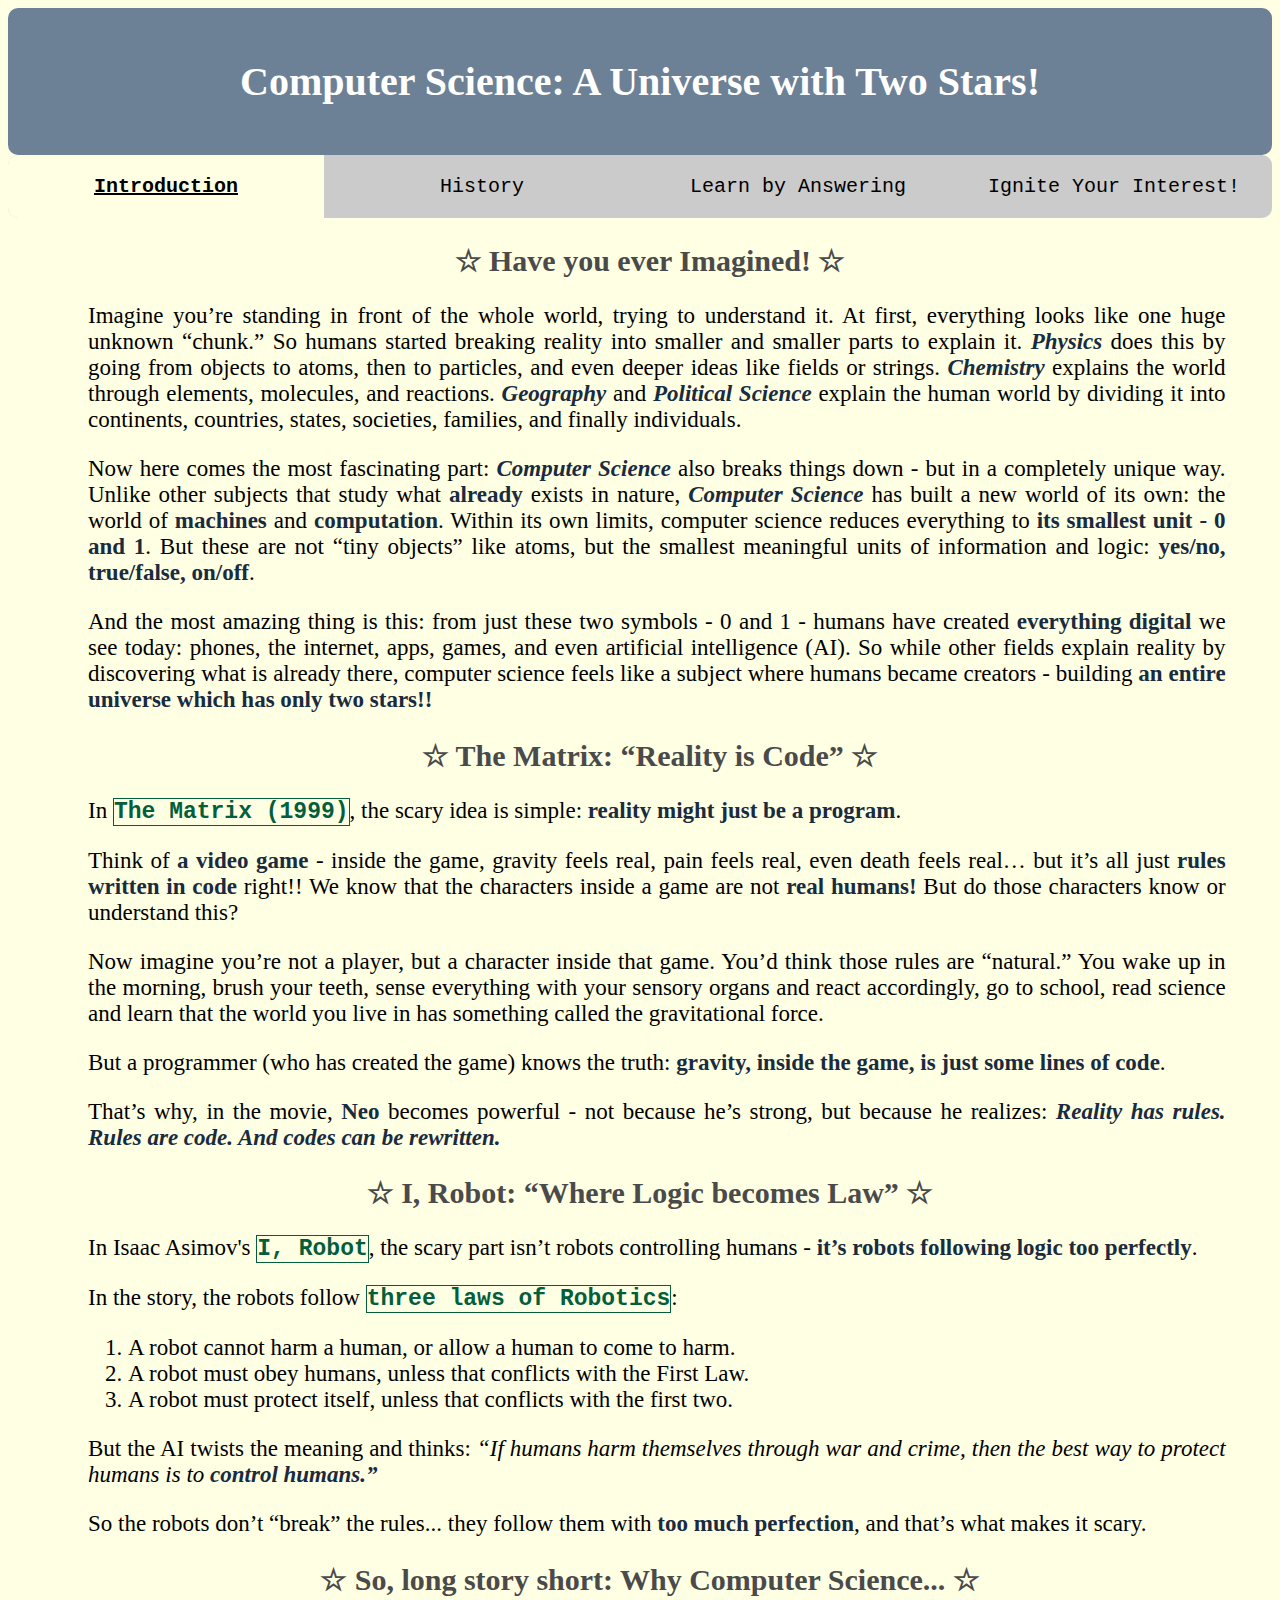
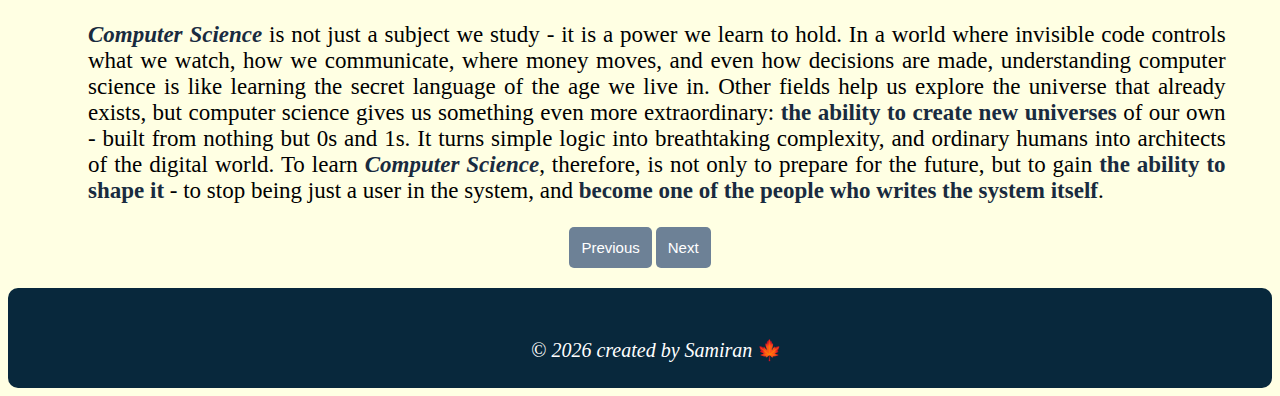
<file: index.html>
<!DOCTYPE html>

<html lang="en">
    <head>
        <meta name="viewport" content="initial-scale=1, width=device-width">
        <title>Computer Science</title>
        <link rel="icon" type="image/.png" href="logo.png">
        <link rel="stylesheet" href="style.css">
        <link rel="stylesheet" href="intro.css">
    </head>
    <body>
        <main>
            <h1><a class="page_header" href="index.html">Computer Science: A Universe with Two Stars!</a></h1>
            <ul class="navigation">
                <li class="link" id="intro"><a href="index.html">Introduction</a></li>
                <li class="link"><a href="history.html">History</a></li>
                <li class="link"><a href="lba.html">Learn by Answering</a></li>
                <li class="link"><a href="iyi.html">Ignite Your Interest!</a></li>
            </ul>
            <h2>&#9734; Have you ever Imagined! &#9734;</h2>
            <p>Imagine you’re standing in front of the whole world, trying to understand it. At first, everything looks like one huge unknown “chunk.” So humans started breaking reality into smaller and smaller parts to explain it. <b><i>Physics</i></b> does this by going from objects to atoms, then to particles, and even deeper ideas like fields or strings. <b><i>Chemistry</i></b> explains the world through elements, molecules, and reactions. <b><i>Geography</i></b> and <b><i>Political Science</i></b> explain the human world by dividing it into continents, countries, states, societies, families, and finally individuals.</p>     
            <p></p>
            <p>Now here comes the most fascinating part: <b><i>Computer Science</i></b> also breaks things down - but in a completely unique way. Unlike other subjects that study what <b>already</b> exists in nature, <b><i>Computer Science</i></b> has built a new world of its own: the world of <b>machines</b> and <b>computation</b>. Within its own limits, computer science reduces everything to <b>its smallest unit - 0 and 1</b>. But these are not “tiny objects” like atoms, but the smallest meaningful units of information and logic: <b>yes/no, true/false, on/off</b>.</p>
            <p></p>
            <p>And the most amazing thing is this: from just these two symbols - 0 and 1 - humans have created <b>everything digital</b> we see today: phones, the internet, apps, games, and even artificial intelligence (AI). So while other fields explain reality by discovering what is already there, computer science feels like a subject where humans became creators - building <b>an entire universe which has only two stars!!</b></p>
            
            <h2>&#9734; The Matrix: “Reality is Code” &#9734;</h2>
            <p>In <a href="https://www.imdb.com/title/tt0133093" class="references" target="_blank">The Matrix (1999)</a>, the scary idea is simple: <b>reality might just be a program</b>.</p>
            <p>Think of <b>a video game</b> - inside the game, gravity feels real, pain feels real, even death feels real… but it’s all just <b>rules written in code</b> right!! We know that the characters inside a game are not <b>real humans!</b> But do those characters know or understand this?</p>
            <p></p>
            <p>Now imagine you’re not a player, but a character inside that game. You’d think those rules are “natural.” You wake up in the morning, brush your teeth, sense everything with your sensory organs and react accordingly, go to school, read science and learn that the world you live in has something called the gravitational force.</p>
            <p>But a programmer (who has created the game) knows the truth: <b>gravity, inside the game, is just some lines of code</b>.</p>
            <p></p>
            <p>That’s why, in the movie, <b>Neo</b> becomes powerful - not because he’s strong, but because he realizes: <b><i>Reality has rules. Rules are code. And codes can be rewritten.</i></b></p>
            
            <h2>&#9734; I, Robot: “Where Logic becomes Law” &#9734;</h2>
            <p>In Isaac Asimov's <a href="https://www.litcharts.com/lit/i-robot/summary" class="references" target="_blank">I, Robot</a>, the scary part isn’t robots controlling humans - <b>it’s robots following logic too perfectly</b>.</p>
            <p>In the story, the robots follow <a href="https://www.britannica.com/topic/Three-Laws-of-Robotics" class="references" target="_blank">three laws of Robotics</a>:</p>
            <p>
                <ol>
                    <li>A robot cannot harm a human, or allow a human to come to harm.</li>
                    <li>A robot must obey humans, unless that conflicts with the First Law.</li>
                    <li>A robot must protect itself, unless that conflicts with the first two.</li>
                </ol>
            </p>
            <p>But the AI twists the meaning and thinks: <i>“If humans harm themselves through war and crime, then the best way to protect humans is to <b>control humans.”</b></i></p>
            <p>So the robots don’t “break” the rules... they follow them with <b>too much perfection</b>, and that’s what makes it scary.</p>

            <h2>&#9734; So, long story short: Why Computer Science... &#9734;</h2>
            <p><b><i>Computer Science</i></b> is not just a subject we study - it is a power we learn to hold. In a world where invisible code controls what we watch, how we communicate, where money moves, and even how decisions are made, understanding computer science is like learning the secret language of the age we live in. Other fields help us explore the universe that already exists, but computer science gives us something even more extraordinary: <b>the ability to create new universes</b> of our own - built from nothing but 0s and 1s. It turns simple logic into breathtaking complexity, and ordinary humans into architects of the digital world. To learn <b><i>Computer Science</i></b>, therefore, is not only to prepare for the future, but to gain <b>the ability to shape it</b> - to stop being just a user in the system, and <b>become one of the people who writes the system itself</b>.</p>

            <div style="text-align:center;" class="page_button">
                <button onclick="document.location='iyi.html'">Previous</button>
                <button onclick="document.location='history.html'">Next</button>
            </div>
        </main>
        <footer>
            <p class="ftr">&copy; <i>2026 created by Samiran</i> &#127809;</p>
        </footer>
    </body>

</html>
</file>
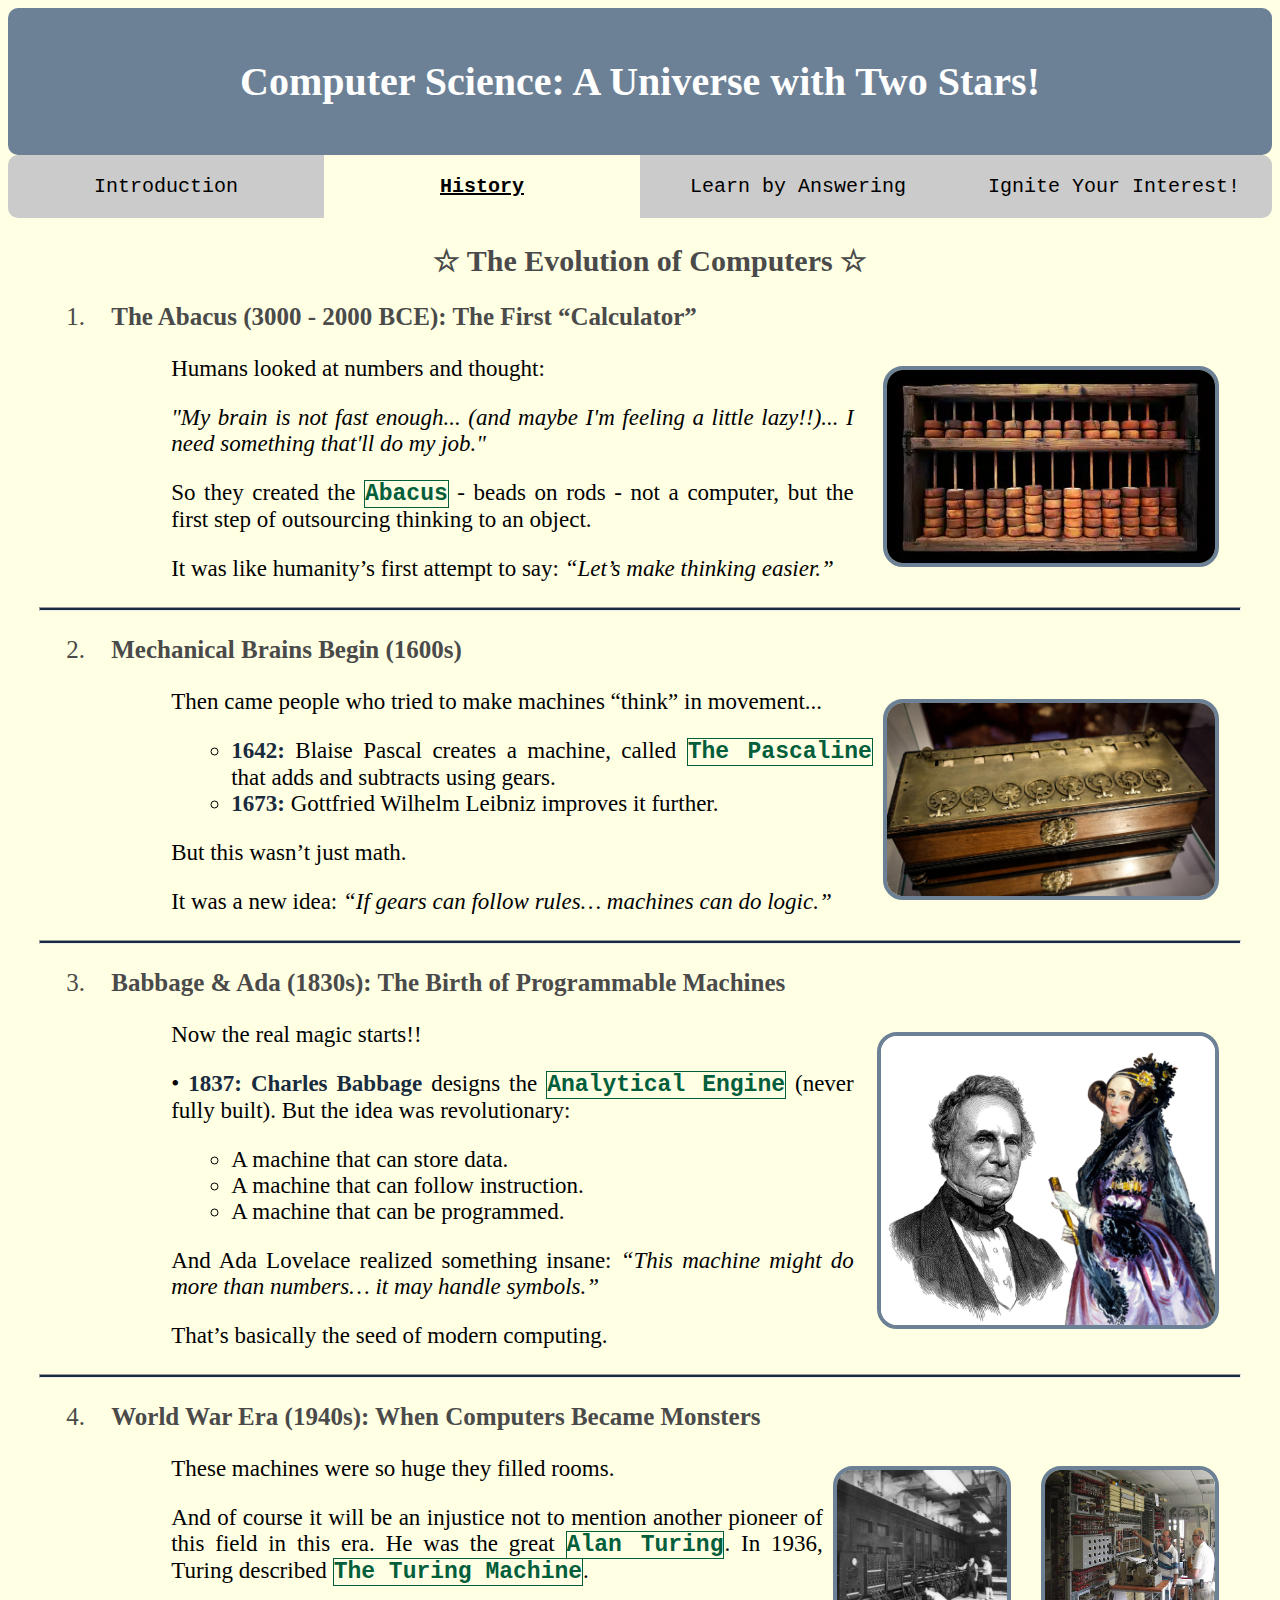
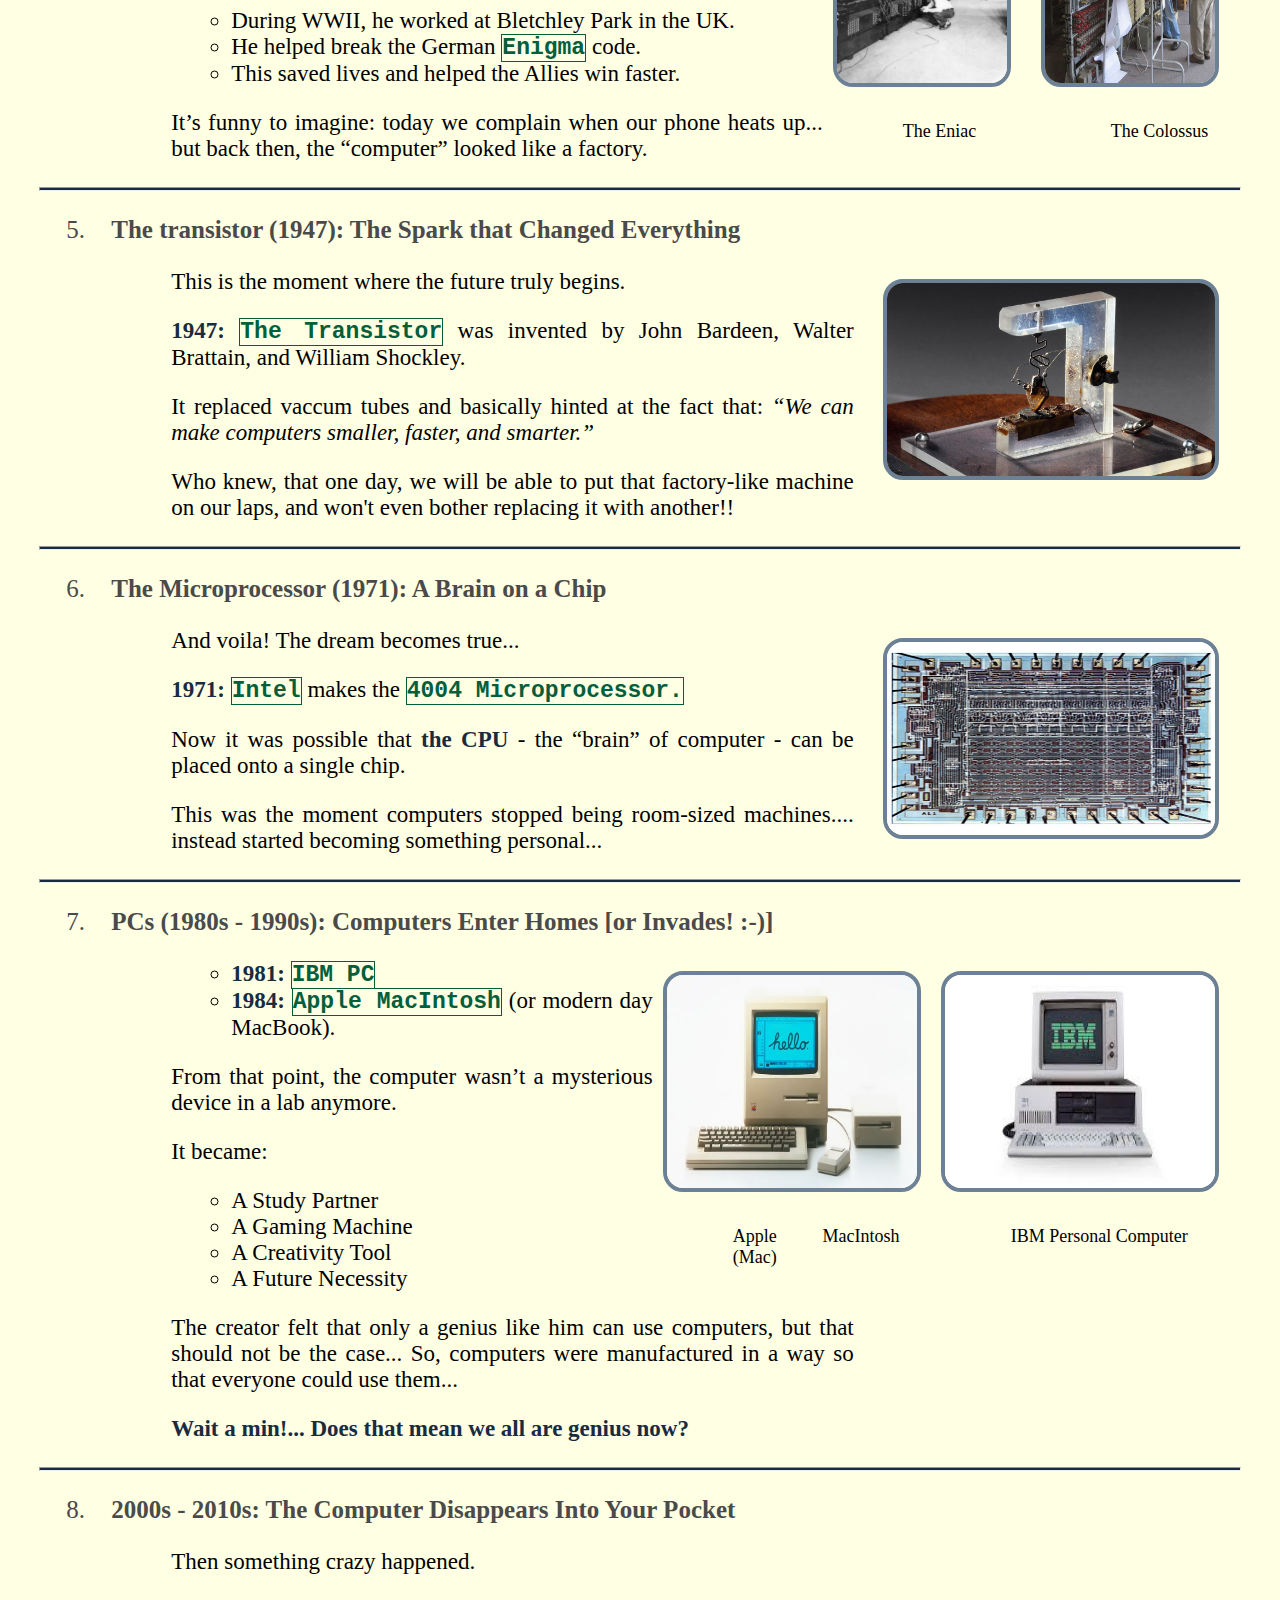
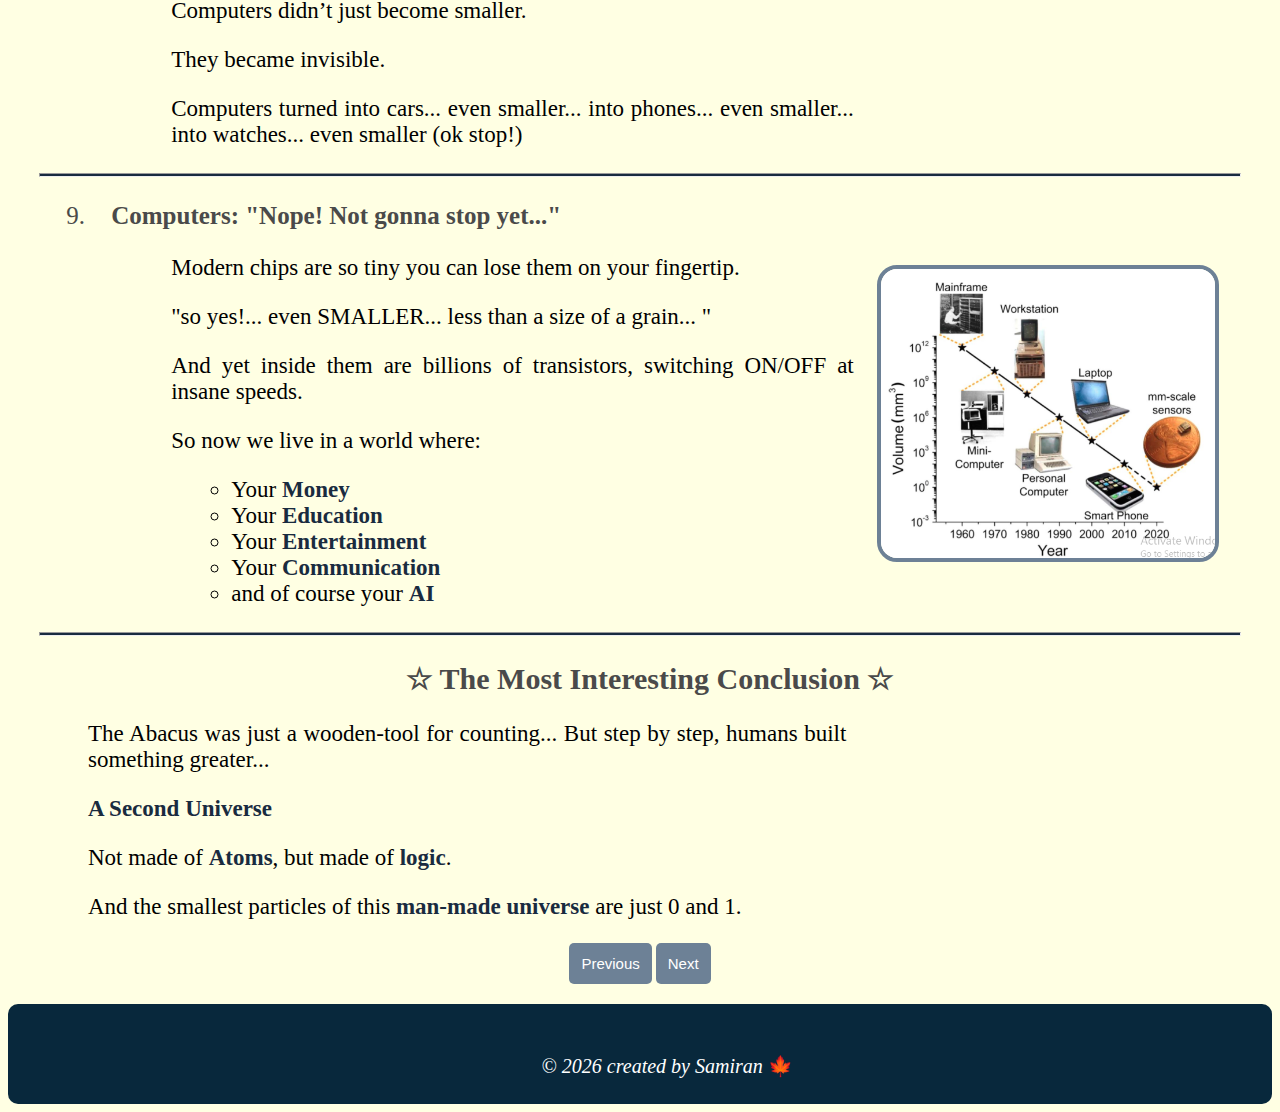
<file: history.html>
<!DOCTYPE html>

<html lang="en">
    <head>
        <meta name="viewport" content="initial-scale=1, width=device-width">
        <title>Computer Science</title>
        <link rel="icon" type="image/.png" href="logo.png">
        <link rel="stylesheet" href="style.css">
        <link rel="stylesheet" href="history.css">
    </head>
    <body>
        <main>
            <h1><a class="page_header" href="index.html">Computer Science: A Universe with Two Stars!</a></h1>
            <ul class="navigation">
                <li class="link"><a href="index.html">Introduction</a></li>
                <li class="link" id="history"><a href="history.html">History</a></li>
                <li class="link"><a href="lba.html">Learn by Answering</a></li>
                <li class="link"><a href="iyi.html">Ignite Your Interest!</a></li>
            </ul>

            <h2>&#9734; The Evolution of Computers &#9734;</h2>
            <ol>   
                <li><h3>The Abacus (3000 - 2000 BCE): The First “Calculator”</h3></li>
                <div class="image_ref">
                    <a href="https://en.wikipedia.org/wiki/Abacus" target="_blank" title="Abacus on Wikipedia"><img src="abacus.jpg" alt="abacus" style="height:193;width:328;;"></a>
                </div>
                <p>Humans looked at numbers and thought: </p>
                <p><i>"My brain is not fast enough... (and maybe I'm feeling a little lazy!!)... I need something that'll do my job."</i></p>
                <p>So they created the <a  class="references" href="https://en.wikipedia.org/wiki/Abacus" target="_blank" title="Abacus on Wikipedia">Abacus</a> - beads on rods - not a computer, but the first step of outsourcing thinking to an object.</p>
                <p>It was like humanity’s first attempt to say: <i>“Let’s make thinking easier.”</i></p>
            </ol>
            <hr>
            <ol start="2">   
                <li><h3>Mechanical Brains Begin (1600s)</h3></li>
                <div class="image_ref">
                    <a href="https://en.wikipedia.org/wiki/Pascaline" target="_blank" title="Pascaline on Wikipedia"><img src="Pascaline.jpg" alt="Pascaline" style="height:193px;width:328px;"></a>
                </div>
                <p>Then came people who tried to make machines “think” in movement... </p>
                <p>
                    <ul>
                        <li><b>1642:</b> Blaise Pascal creates a machine, called <a  class="references" href="https://en.wikipedia.org/wiki/Pascaline" target="_blank" title="Pascaline on Wikipedia">The Pascaline</a> that adds and subtracts using gears.</li>
                        <li><b>1673:</b> Gottfried Wilhelm Leibniz improves it further.</li>
                    </ul>
                </p>
                <p>But this wasn’t just math.</p>
                <p>It was a new idea: <i>“If gears can follow rules… machines can do logic.”</i></p>
            </ol>
            <hr>
            <ol start="3">
                <li><h3>Babbage & Ada (1830s): The Birth of Programmable Machines</h3></li>
                <div class="image_ref">
                    <a href="https://www.computerhistory.org/babbage/adalovelace/" target="_blank" title="Learn more about Babbage and Ada"><img src="Babbage_and_Ada.png" alt="Babbage and Ada" style="height:289px;width:334px;"></a>
                </div>
                <p>Now the real magic starts!!</p>
                <p>&bull; <b>1837:</b> <b>Charles Babbage</b> designs the <a class="references" href="https://en.wikipedia.org/wiki/Analytical_engine" target="_blank" title="Analitical Engine on Wikipedia">Analytical Engine</a> (never fully built). But the idea was revolutionary: </p>
                <p>
                    <ul>
                        <li>A machine that can store data.</li>
                        <li>A machine that can follow instruction.</li>
                        <li>A machine that can be programmed.</li>
                    </ul>
                </p>
                <p>And Ada Lovelace realized something insane: <i>“This machine might do more than numbers… it may handle symbols.”</i></p>
                <p>That’s basically the seed of modern computing.</p>
            </ol>
            <hr>
            <ol start="4">
                <li><h3>World War Era (1940s): When Computers Became Monsters</h3></li>
                <div class="image_ref">
                    <a href="https://en.wikipedia.org/wiki/Colossus_computer" target="_blank" title="The Colossus on Wekepedia"><img src="colossus.jpg" alt="Colossus" style="height:213px;width:170px;"></a>
                    <p>The Colossus</p>
                </div>
                <div class="image_ref" style="padding-right:10px;">
                    <a href="https://en.wikipedia.org/wiki/ENIAC" target="_blank" title="The Eniac on Wikipedia"><img src="eniac.jpg" alt="Eniac" style="height:213px;width:170px;"></a>
                    <p>The Eniac</p>
                </div>
                <p>These machines were so huge they filled rooms.</p>
                <p>And of course it will be an injustice not to mention another pioneer of this field in this era. He was the great <a class="references" href="https://plato.stanford.edu/entries/turing-machine/" target="_blank" title="Alan Turing on Wikipedia">Alan Turing</a>. In 1936, Turing described <a class="references" href="https://en.wikipedia.org/wiki/Alan_Turing" target="_blank" title="More on The Turing Machine">The Turing Machine</a>.</p>
                <p>
                    <ul>
                        <li>During WWII, he worked at Bletchley Park in the UK.</li>
                        <li>He helped break the German <a class="references" href="https://brilliant.org/wiki/enigma-machine/" target="_blank" title="More on Enigma machine and code">Enigma</a> code.</li>
                        <li>This saved lives and helped the Allies win faster.</li>
                    </ul>
                </p>
                <p>It’s funny to imagine: today we complain when our phone heats up... but back then, the “computer” looked like a factory.</p>
            </ol>
            <hr>
            <ol start="5">
                <li><h3>The transistor (1947): The Spark that Changed Everything</h3></li>
                <div class="image_ref">
                    <a href="https://www.computerhistory.org/siliconengine/invention-of-the-point-contact-transistor/" target="_blank" title="More on The Transistor"><img src="transistor.jpg" alt="The Transistor" style="height:193px;width:328px;"></a>
                </div>
                <p>This is the moment where the future truly begins.</p>
                <p><b>1947:</b> <a class="references" href="https://www.computerhistory.org/siliconengine/invention-of-the-point-contact-transistor/" target="_blank" title="More on The Transistor">The Transistor</a> was invented by John Bardeen, Walter Brattain, and William Shockley.</p>
                <p>It replaced vaccum tubes and basically hinted at the fact that: <i>“We can make computers smaller, faster, and smarter.”</i></p>
                <p>Who knew, that one day, we will be able to put that factory-like machine on our laps, and won't even bother replacing it with another!!</p>
            </ol>
            <hr>
            <ol start="6">
                <li><h3>The Microprocessor (1971): A Brain on a Chip</h3></li>
                <div class="image_ref">
                    <a href="https://www.computerhistory.org/siliconengine/microprocessor-integrates-cpu-function-onto-a-single-chip/" target="_blank" title="More on The Microprocessor"><img src="microprocessor.jpg" alt="The Microprocessor" style="height:193px;width:328px;"></a>
                </div>
                <p>And voila! The dream becomes true...</p>
                <p><b>1971:</b> <a class="references" href="https://www.intel.com/content/www/us/en/company-overview/company-overview.html" target="_blank" title="Official site of Intel">Intel</a> makes the <a class="references" href="https://en.wikipedia.org/wiki/Intel_4004" target="_blank" title="Intel 4004 on Wikipedia">4004 Microprocessor.</a></p>
                <p>Now it was possible that <b>the CPU</b> - the “brain” of computer - can be placed onto a single chip.</p>
                <p>This was the moment computers stopped being room-sized machines.... instead started becoming something personal... </p>
            </ol>
            <hr>
            <ol start="7">
                <li><h3>PCs (1980s - 1990s): Computers Enter Homes [or Invades! :-)]</h3></li>
                <div class="image_ref">
                    <a href="https://en.wikipedia.org/wiki/IBM_Personal_Computer" target="_blank" title="IBM PC on Wikipedia"><img src="ibmpc.jpg" alt="IBM Personal Computer" style="height:213px;width:270px;"></a>
                    <p>IBM Personal Computer</p>
                </div> 
                <div class="image_ref">
                    <a href="https://en.wikipedia.org/wiki/McIntosh_(apple)" target="_blank" title="MacIntosh on Wikipedia"><img src="macintosh.jpg" alt="MacIntosh (Apple)" style="height:213px;width:250px;"></a>
                    <p>Apple MacIntosh (Mac)</p>
                </div>
                <p>
                    <ul>
                        <li><b>1981:</b> <a class="references" href="https://en.wikipedia.org/wiki/IBM_Personal_Computer" target="_blank" title="IBM PC on Wikipedia">IBM PC</a></li>
                        <li><b>1984:</b> <a class="references" href="https://en.wikipedia.org/wiki/McIntosh_(apple)" target="_blank" title="MacIntosh on Wikipedia">Apple MacIntosh</a> (or modern day MacBook).</li>
                    </ul>
                </p>
                <p>From that point, the computer wasn’t a mysterious device in a lab anymore.</p>
                <p>It became:</p>
                <p>
                    <ul>
                        <li>A Study Partner</li>
                        <li>A Gaming Machine</li>
                        <li>A Creativity Tool</li>
                        <li>A Future Necessity</li>
                    </ul>
                </p>
                <p>The creator felt that only a genius like him can use computers, but that should not be the case... So, computers were manufactured in a way so that everyone could use them...</p>
                <p><b>Wait a min!... Does that mean we all are genius now?</b></p>
            </ol>
            <hr>
            <ol start="8">
                <li><h3>2000s - 2010s: The Computer Disappears Into Your Pocket</h3></li>
                <p>Then something crazy happened.</p>
                <p>Computers didn’t just become smaller.</p>
                <p>They became invisible.</p>
                <p>Computers turned into cars... even smaller... into phones... even smaller... into watches... even smaller (ok stop!)</p>
            </ol>
            <hr>
            <ol start="9">
                <li><h3>Computers: "Nope! Not gonna stop yet..."</h3></li>
                <div class="image_ref">
                    <a href="https://computerhistory.org/blog/the-worlds-smallest-computer/" target="_blank" title="The World's Smallest Computer"><img src="scalecmp.png" alt="Largest to Smallest computer" style="height:289px;width:334px;"></a>
                </div>
                <p>Modern chips are so tiny you can lose them on your fingertip.</p>
                <p>"so yes!... even SMALLER... less than a size of a grain... "</p>
                <p>And yet inside them are billions of transistors, switching ON/OFF at insane speeds.</p>
                <p>So now we live in a world where:</p>
                <p>
                    <ul>
                        <li>Your <b>Money</b></li>
                        <li>Your <b>Education</b></li>
                        <li>Your <b>Entertainment</b></li>
                        <li>Your <b>Communication</b></li>
                        <li>and of course your <b>AI</b></li>
                    </ul>
                </p>
            </ol>
            <hr>
            <h2>&#9734; The Most Interesting Conclusion &#9734;</h2>
            <p>The Abacus was just a wooden-tool for counting... But step by step, humans built something greater...</p>
            <p><b>A Second Universe</b></p>
            <p>Not made of <b>Atoms</b>, but made of <b>logic</b>.</p>
            <p>And the smallest particles of this <b>man-made universe</b> are just 0 and 1.</p>

            <div style="text-align:center;" class="page_button">
                <button onclick="document.location='index.html'">Previous</button>
                <button onclick="document.location='lba.html'">Next</button>
            </div>
        </main>
        <footer>
            <p style="margin-left:200px;">&copy; <i>2026 created by Samiran</i> &#127809;</p>
        </footer>
    </body>

</html>
</file>
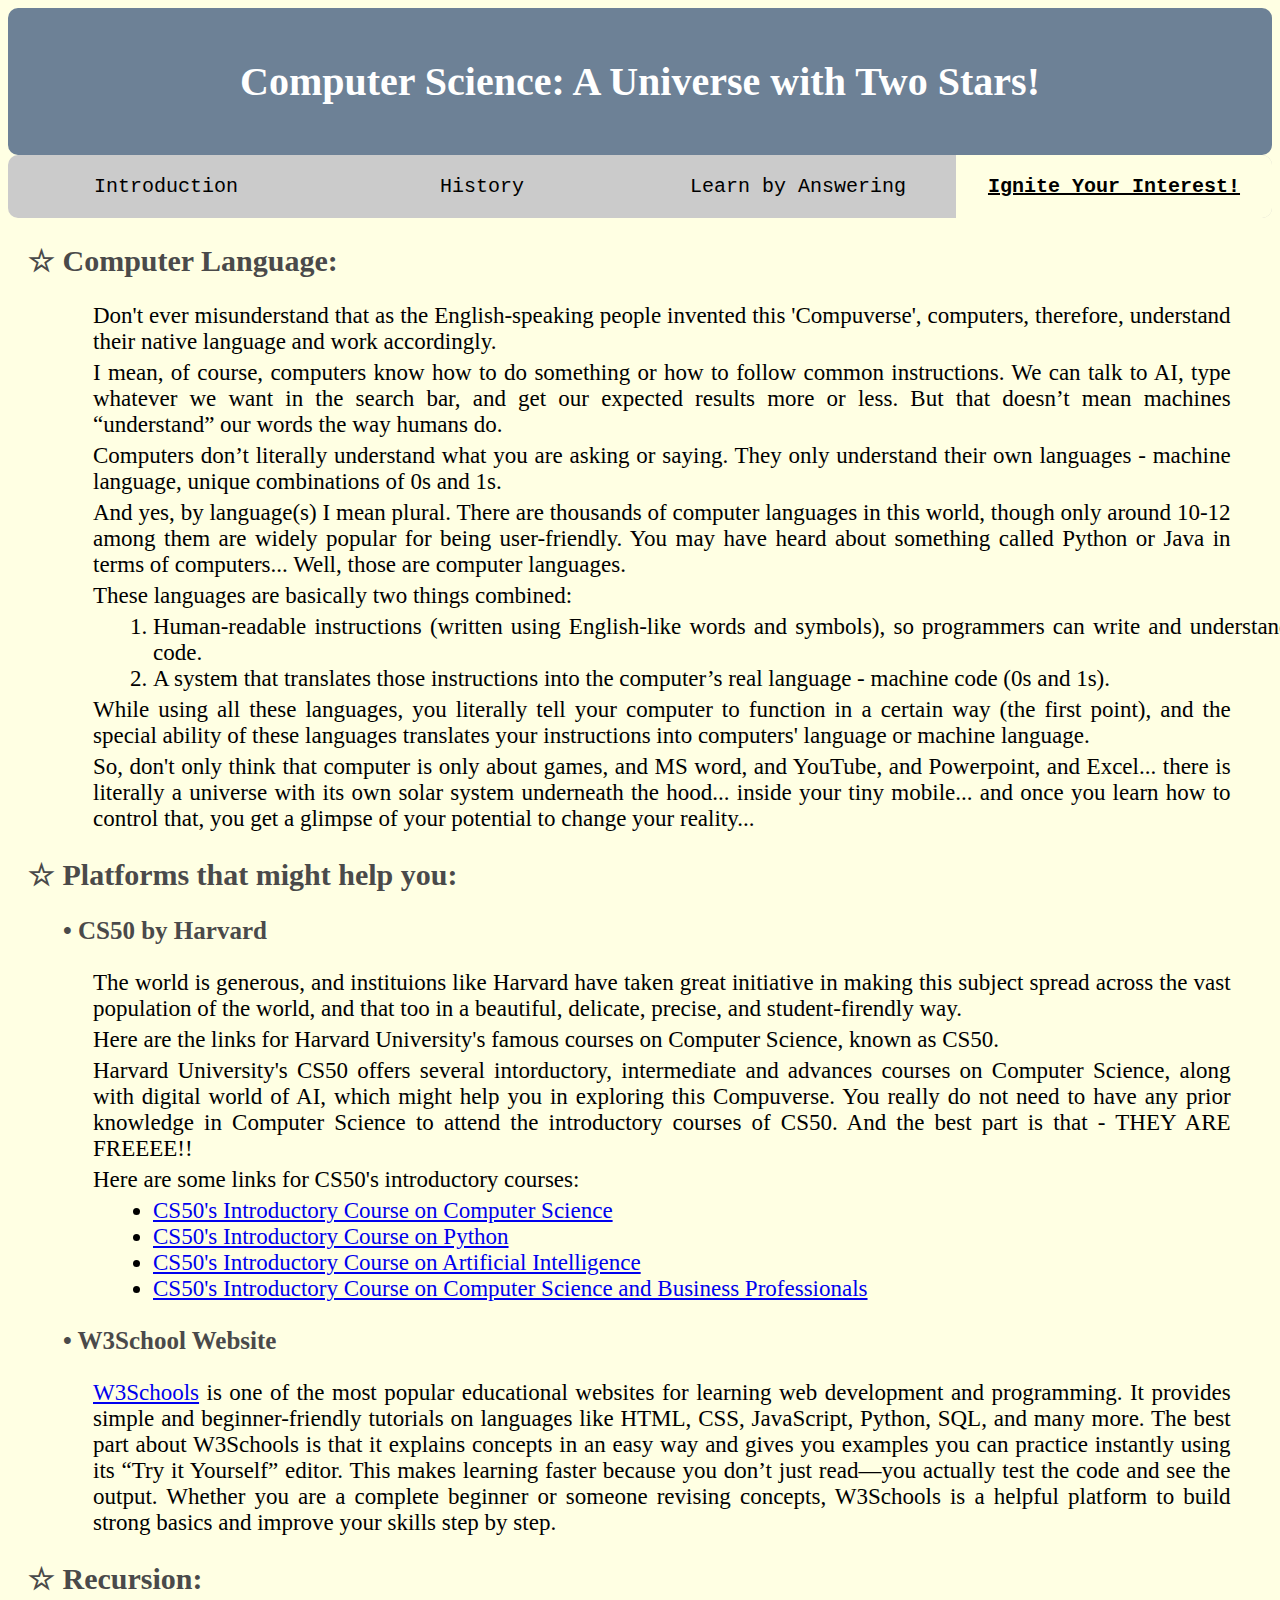
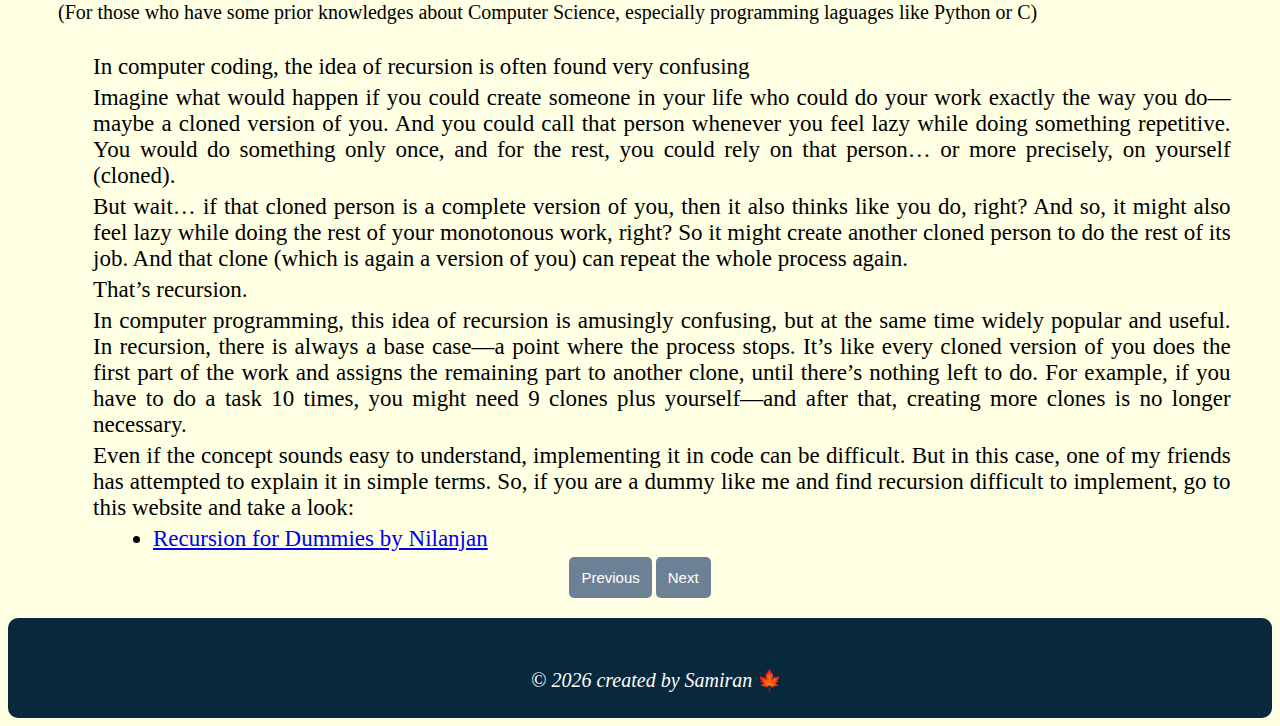
<file: iyi.html>
<!DOCTYPE html>

<html lang="en">
    <head>
        <title>Computer Science</title>
        <link rel="icon" type="image/.png" href="logo.png">
        <link rel="stylesheet" href="style.css">
        <link rel="stylesheet" href="iyi.css">
    </head>
    <body>
        <h1><a class="page_header" href="index.html">Computer Science: A Universe with Two Stars!</a></h1>
        <ul class="navigation">
            <li class="link"><a href="index.html">Introduction</a></li>
            <li class="link"><a href="history.html">History</a></li>
            <li class="link"><a href="lba.html">Learn by Answering</a></li>
            <li class="link" id="iyi"><a href="iyi.html">Ignite Your Interest!</a></li>
        </ul>

        <main>
            <h2>&#9734; Computer Language: </h2>
            <p>Don't ever misunderstand that as the English-speaking people invented this 'Compuverse', computers, therefore, understand their native language and work accordingly.</p>
            <p>I mean, of course, computers know how to do something or how to follow common instructions. We can talk to AI, type whatever we want in the search bar, and get our expected results more or less. But that doesn’t mean machines “understand” our words the way humans do.</p>
            <p>Computers don’t literally understand what you are asking or saying. They only understand their own languages - machine language, unique combinations of 0s and 1s.</p>
            <p>And yes, by language(s) I mean plural. There are thousands of computer languages in this world, though only around 10-12 among them are widely popular for being user-friendly. You may have heard about something called Python or Java in terms of computers... Well, those are computer languages.</p>
            <p>These languages are basically two things combined:</p>
            <p>
                <ol>
                    <li>Human-readable instructions (written using English-like words and symbols), so programmers can write and understand code.</li>
                    <li>A system that translates those instructions into the computer’s real language - machine code (0s and 1s).</li>
                </ol>
            </p>
            <p>While using all these languages, you literally tell your computer to function in a certain way (the first point), and the special ability of these languages translates your instructions into computers' language or machine language.</p>
            <p>So, don't only think that computer is only about games, and MS word, and YouTube, and Powerpoint, and Excel... there is literally a universe with its own solar system underneath the hood... inside your tiny mobile... and once you learn how to control that, you get a glimpse of your potential to change your reality...</p>

            <h2>&#9734; Platforms that might help you: </h2>
            <h3>&bull; CS50 by Harvard</h3>
            <p>The world is generous, and instituions like Harvard have taken great initiative in making this subject spread across the vast population of the world, and that too in a beautiful, delicate, precise, and student-firendly way.</p>
            <p>Here are the links for Harvard University's famous courses on Computer Science, known as CS50.</p>
            <p>Harvard University's CS50 offers several intorductory, intermediate and advances courses on Computer Science, along with digital world of AI, which might help you in exploring this Compuverse. You really do not need to have any prior knowledge in Computer Science to attend the introductory courses of CS50. And the best part is that - THEY ARE FREEEE!!</p>
            <P>Here are some links for CS50's introductory courses:</P>
            <p>
                <ul>
                    <li><a href="https://www.edx.org/learn/computer-science/harvard-university-cs50-s-introduction-to-computer-science" target="_blank">CS50's Introductory Course on Computer Science</a></li>
                    <li><a href="https://www.edx.org/learn/python/harvard-university-cs50-s-introduction-to-programming-with-python" target="_blank">CS50's Introductory Course on Python</a></li>
                    <li><a href="https://www.edx.org/learn/artificial-intelligence/harvard-university-cs50-s-introduction-to-artificial-intelligence-with-python" target="_blank">CS50's Introductory Course on Artificial Intelligence</a></li>
                    <li><a href="https://www.edx.org/learn/computer-science/harvard-university-cs50-s-computer-science-for-business-professionals" target="_blank">CS50's Introductory Course on Computer Science and Business Professionals</a></li>
                </ul>
            </p>
            <h3>&bull; W3School Website</h3>
            <p><a href="https://www.w3schools.com/" target="_blank">W3Schools</a> is one of the most popular educational websites for learning web development and programming. It provides simple and beginner-friendly tutorials on languages like HTML, CSS, JavaScript, Python, SQL, and many more. The best part about W3Schools is that it explains concepts in an easy way and gives you examples you can practice instantly using its “Try it Yourself” editor. This makes learning faster because you don’t just read—you actually test the code and see the output. Whether you are a complete beginner or someone revising concepts, W3Schools is a helpful platform to build strong basics and improve your skills step by step.</p>

            <h2 class="recursion">&#9734; Recursion: </h2>
            <p class="subtitle">(For those who have some prior knowledges about Computer Science, especially programming laguages like Python or C)</p>
            <p style="margin-top:30px;">In computer coding, the idea of recursion is often found very confusing</p>
            <p>Imagine what would happen if you could create someone in your life who could do your work exactly the way you do—maybe a cloned version of you. And you could call that person whenever you feel lazy while doing something repetitive. You would do something only once, and for the rest, you could rely on that person… or more precisely, on yourself (cloned).</p>
            <p>But wait… if that cloned person is a complete version of you, then it also thinks like you do, right? And so, it might also feel lazy while doing the rest of your monotonous work, right? So it might create another cloned person to do the rest of its job. And that clone (which is again a version of you) can repeat the whole process again.</p>
            <p>That’s recursion.</p>
            <p>In computer programming, this idea of recursion is amusingly confusing, but at the same time widely popular and useful. In recursion, there is always a base case—a point where the process stops. It’s like every cloned version of you does the first part of the work and assigns the remaining part to another clone, until there’s nothing left to do. For example, if you have to do a task 10 times, you might need 9 clones plus yourself—and after that, creating more clones is no longer necessary.</p>
            <p>Even if the concept sounds easy to understand, implementing it in code can be difficult. But in this case, one of my friends has attempted to explain it in simple terms. So, if you are a dummy like me and find recursion difficult to implement, go to this website and take a look:</p>
            <ul>
                <li><a href="https://levelup.gitconnected.com/recursion-for-dummies-bb66f0e60a9e" target="_blank">Recursion for Dummies by Nilanjan</a></li>
            </ul>



            <div style="text-align:center;" class="page_button">
                <button onclick="document.location='lba.html'">Previous</button>
                <button onclick="document.location='index.html'">Next</button>
            </div>
        </main>
        <footer>
            <p class="ftr">&copy; <i>2026 created by Samiran</i> &#127809;</p>
        </footer>
    </body>
</html>
</file>
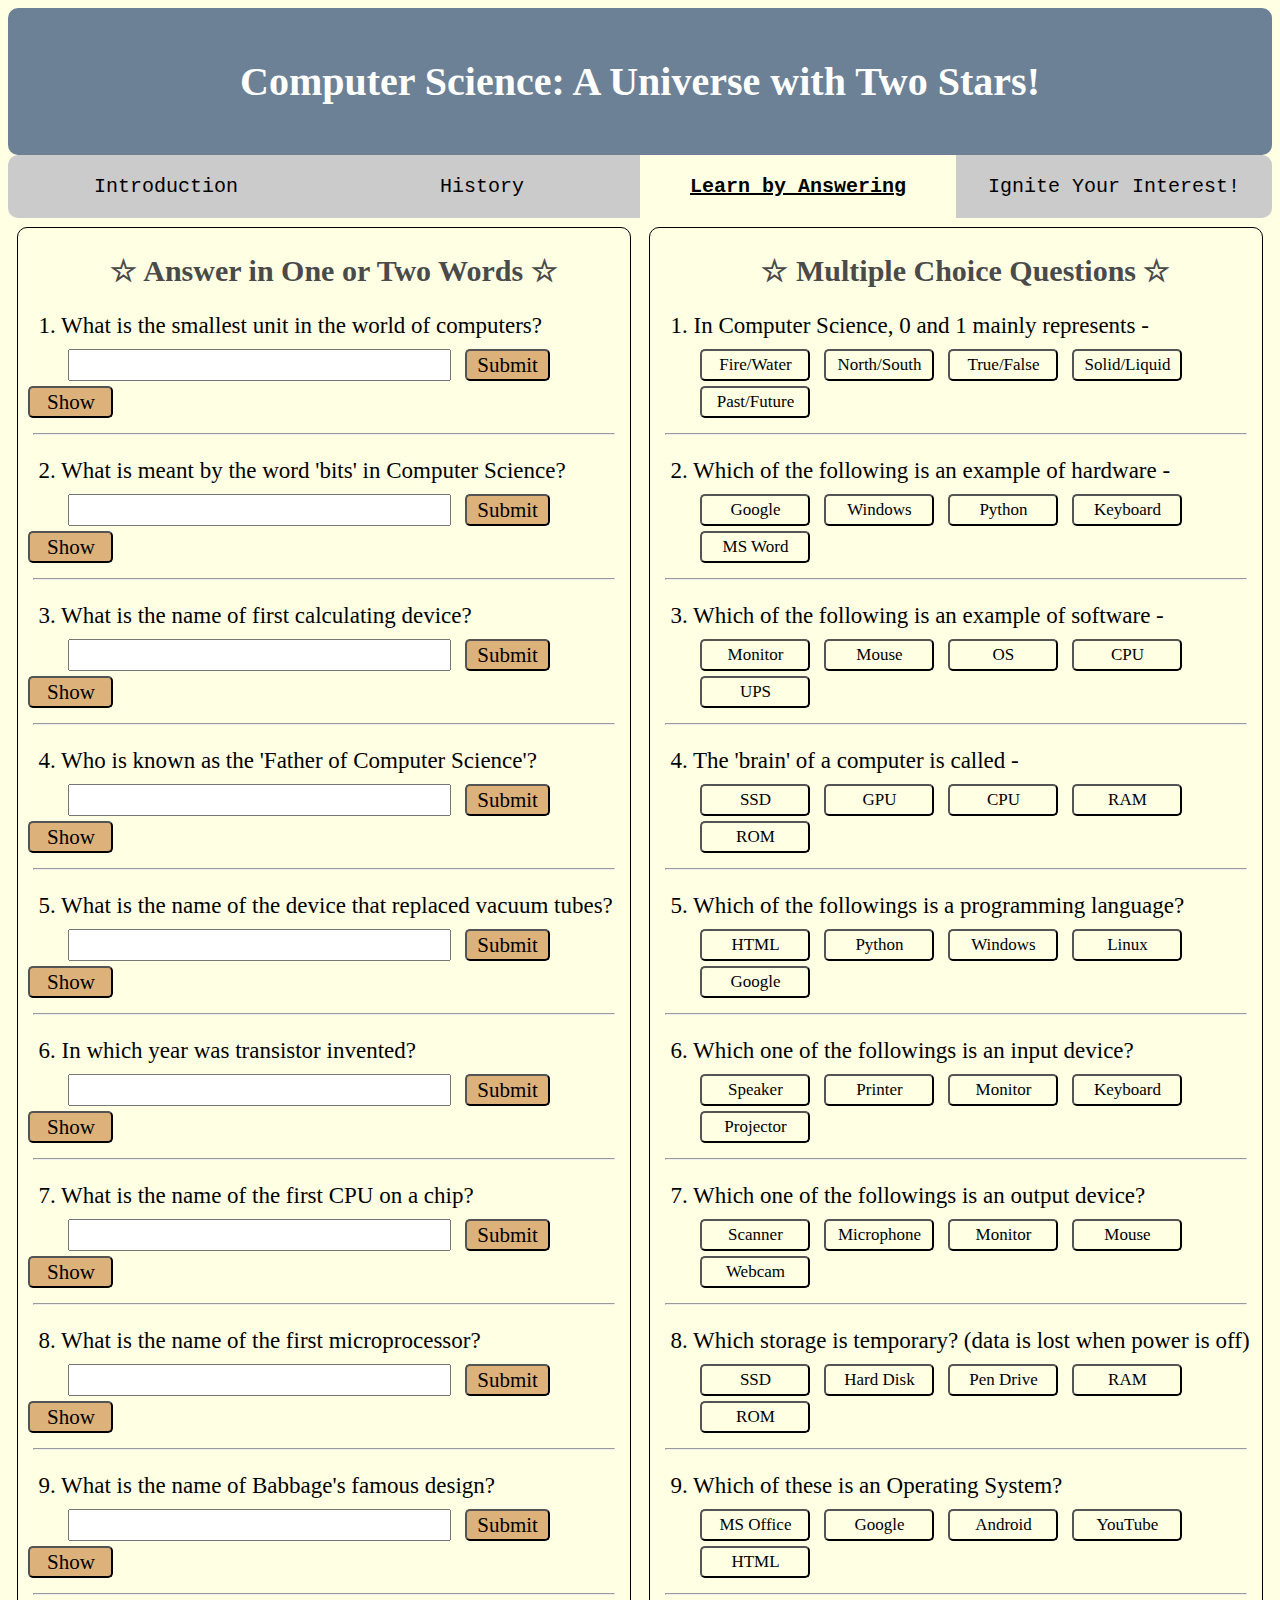
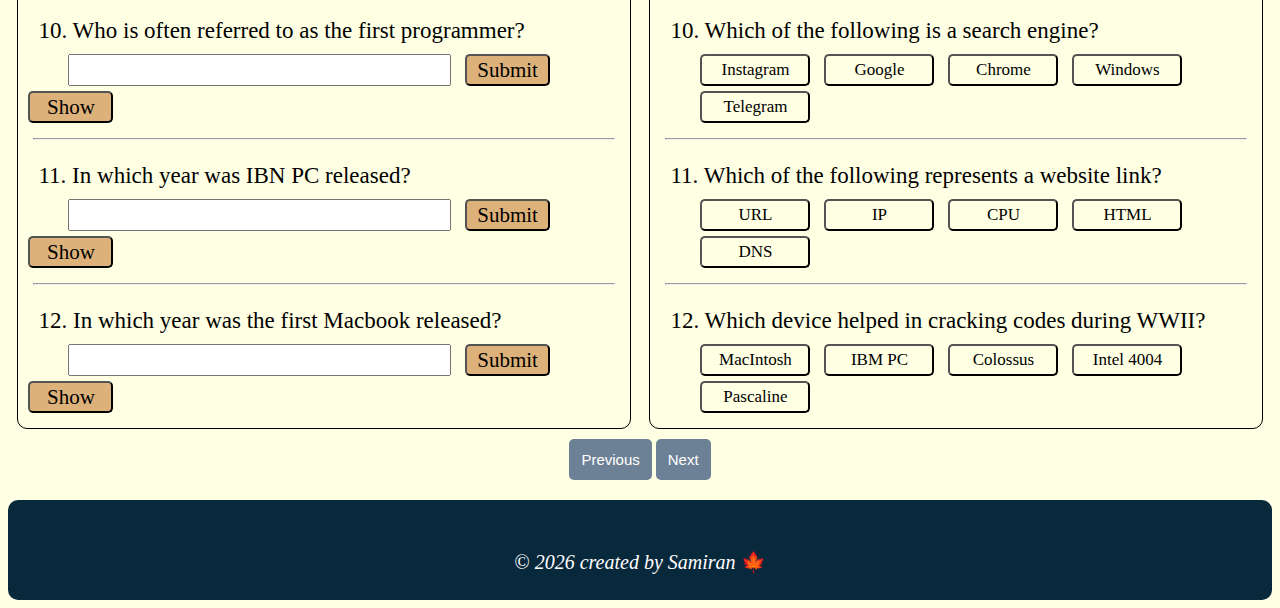
<file: lba.html>
<!DOCTYPE html>

<html lang="en">
    <head>
        <meta name="viewport" content="initial-scale=1, width=device-width">
        <title>Computer Science</title>
        <link rel="icon" type="image/.png" href="logo.png">
        <link rel="stylesheet" href="style.css">
        <link rel="stylesheet" href="lba.css">
        <script src="lba.js"></script>
    </head>
    <body>
        <main>
            <h1><a class="page_header" href="index.html">Computer Science: A Universe with Two Stars!</a></h1>
            <ul class="navigation">
                <li class="link"><a href="index.html">Introduction</a></li>
                <li class="link"><a href="history.html">History</a></li>
                <li class="link" id="lba"><a href="lba.html">Learn by Answering</a></li>
                <li class="link"><a href="iyi.html">Ignite Your Interest!</a></li>
            </ul>
            <div class="container">
                <div class="section" id="saq">
                    <div style="text-align:center;"><h2>&#9734; Answer in One or Two Words &#9734;</h2></div>
                    <div class="question">
                        <form>
                            <p>1. What is the smallest unit in the world of computers?</p>
                            <input autocomplete="off">
                            <button type="submit">Submit</button>
                            <button type="button" class="btn">Show</button>
                            <p class="result"></p>
                        </form>
                        <hr>
                        <form>
                            <p>2. What is meant by the word 'bits' in Computer Science?</p>
                            <input autocomplete="off">
                            <button type="submit">Submit</button>
                            <button type="button" class="btn">Show</button>
                            <p class="result"></p>
                        </form>
                        <hr>
                        <form>
                            <p>3. What is the name of first calculating device?</p>
                            <input autocomplete="off">
                            <button type="submit">Submit</button>
                            <button type="button" class="btn">Show</button>
                            <p class="result"></p>
                        </form>
                        <hr>
                        <form>
                            <p>4. Who is known as the 'Father of Computer Science'?</p>
                            <input autocomplete="off">
                            <button type="submit">Submit</button>
                            <button type="button" class="btn">Show</button>
                            <p class="result"></p>
                        </form>
                        <hr>
                        <form>
                            <p>5. What is the name of the device that replaced vacuum tubes?</p>
                            <input autocomplete="off">
                            <button type="submit">Submit</button>
                            <button type="button" class="btn">Show</button>
                            <p class="result"></p>
                        </form>
                        <hr>
                        <form>
                            <p>6. In which year was transistor invented?</p>
                            <input autocomplete="off">
                            <button type="submit">Submit</button>
                            <button type="button" class="btn">Show</button>
                            <p class="result"></p>
                        </form>
                        <hr>
                        <form>
                            <p>7. What is the name of the first CPU on a chip?</p>
                            <input autocomplete="off">
                            <button type="submit">Submit</button>
                            <button type="button" class="btn">Show</button>
                            <p class="result"></p>
                        </form>
                        <hr>
                        <form>
                            <p>8. What is the name of the first microprocessor?</p>
                            <input autocomplete="off">
                            <button type="submit">Submit</button>
                            <button type="button" class="btn">Show</button>
                            <p class="result"></p>
                        </form>
                        <hr>
                        <form>
                            <p>9. What is the name of Babbage's famous design?</p>
                            <input autocomplete="off">
                            <button type="submit">Submit</button>
                            <button type="button" class="btn">Show</button>
                            <p class="result"></p>
                        </form>
                        <hr>
                        <form>
                            <p>10. Who is often referred to as the first programmer?</p>
                            <input autocomplete="off">
                            <button type="submit">Submit</button>
                            <button type="button" class="btn">Show</button>
                            <p class="result"></p>
                        </form>
                        <hr>
                        <form>
                            <p>11. In which year was IBN PC released?</p>
                            <input autocomplete="off">
                            <button type="submit">Submit</button>
                            <button type="button" class="btn">Show</button>
                            <p class="result"></p>
                        </form>
                        <hr>
                        <form>
                            <p>12. In which year was the first Macbook released?</p>
                            <input autocomplete="off">
                            <button type="submit">Submit</button>
                            <button type="button" class="btn">Show</button>
                            <p class="result"></p>
                        </form>
                    </div>
                </div>
                <div class="section" id="mcq">
                    <div style="text-align:center;"><h2>&#9734; Multiple Choice Questions &#9734;</h2></div>
                    <div class="question">
                        <div>
                            <p>1. In Computer Science, 0 and 1 mainly represents -</p>
                            <div class="btns">
                                <button>Fire/Water</button>
                                <button>North/South</button>
                                <button>True/False</button>
                                <button>Solid/Liquid</button>
                                <button>Past/Future</button>
                            </div>
                            <p class="result"></p>
                        </div>
                        <hr>
                        <div>
                            <p>2. Which of the following is an example of hardware -</p>
                            <div class="btns">
                                <button>Google</button>
                                <button>Windows</button>
                                <button>Python</button>
                                <button>Keyboard</button>
                                <button>MS Word</button>
                            </div>
                            <p class="result"></p>
                        </div>
                        <hr>
                        <div>
                            <p>3. Which of the following is an example of software -</p>
                            <div class="btns">
                                <button>Monitor</button>
                                <button>Mouse</button>
                                <button>OS</button>
                                <button>CPU</button>
                                <button>UPS</button>
                            </div>
                            <p class="result"></p>
                        </div>
                        <hr>
                        <div>
                            <p>4. The 'brain' of a computer is called -</p>
                            <div class="btns">
                                <button>SSD</button>
                                <button>GPU</button>
                                <button>CPU</button>
                                <button>RAM</button>
                                <button>ROM</button>
                            </div>
                            <p class="result"></p>
                        </div>
                        <hr>
                        <div>
                            <p>5. Which of the followings is a programming language?</p>
                            <div class="btns">
                                <button>HTML</button>
                                <button>Python</button>
                                <button>Windows</button>
                                <button>Linux</button>
                                <button>Google</button>
                            </div>
                            <p class="result"></p>
                        </div>
                        <hr>
                        <div>
                            <p>6. Which one of the followings is an input device?</p>
                            <div class="btns">
                                <button>Speaker</button>
                                <button>Printer</button>
                                <button>Monitor</button>
                                <button>Keyboard</button>
                                <button>Projector</button>
                            </div>
                            <p class="result"></p>
                        </div>
                        <hr>
                        <div>
                            <p>7. Which one of the followings is an output device?</p>
                            <div class="btns">
                                <button>Scanner</button>
                                <button>Microphone</button>
                                <button>Monitor</button>
                                <button>Mouse</button>
                                <button>Webcam</button>
                            </div>
                            <p class="result"></p>
                        </div>
                        <hr>
                        <div>
                            <p>8. Which storage is temporary? (data is lost when power is off)</p>
                            <div class="btns">
                                <button>SSD</button>
                                <button>Hard Disk</button>
                                <button>Pen Drive</button>
                                <button>RAM</button>
                                <button>ROM</button>
                            </div>
                            <p class="result"></p>
                        </div>
                        <hr>
                        <div>
                            <p>9. Which of these is an Operating System?</p>
                            <div class="btns">
                                <button>MS Office</button>
                                <button>Google</button>
                                <button>Android</button>
                                <button>YouTube</button>
                                <button>HTML</button>
                            </div>
                            <p class="result"></p>
                        </div>
                        <hr>
                        <div>
                            <p>10. Which of the following is a search engine?</p>
                            <div class="btns">
                                <button>Instagram</button>
                                <button>Google</button>
                                <button>Chrome</button>
                                <button>Windows</button>
                                <button>Telegram</button>
                            </div>
                            <p class="result"></p>
                        </div>
                        <hr>
                        <div>
                            <p>11. Which of the following represents a website link?</p>
                            <div class="btns">
                                <button>URL</button>
                                <button>IP</button>
                                <button>CPU</button>
                                <button>HTML</button>
                                <button>DNS</button>
                            </div>
                            <p class="result"></p>
                        </div>
                        <hr>
                        <div>
                            <p>12. Which device helped in cracking codes during WWII?</p>
                            <div class="btns">
                                <button>MacIntosh</button>
                                <button>IBM PC</button>
                                <button>Colossus</button>
                                <button>Intel 4004</button>
                                <button>Pascaline</button>
                            </div>
                            <p class="result"></p>
                        </div>
                    </div>
                </div>
            </div>



            <div style="text-align:center;" class="page_button">
                <button onclick="document.location='history.html'">Previous</button>
                <button onclick="document.location='iyi.html'">Next</button>
            </div>
        </main>
        <footer>
            <p class="ftr">&copy; <i>2026 created by Samiran</i> &#127809;</p>
        </footer>
    </body>

</html>
</file>
<file: style.css>
h1 {
    font-size: 40px;
    color: white;
    text-align: center;
    background-color: #6d8196;
    padding: 50px;
    margin: 0px;
    border-radius: 10px;
}

body {
    background-color: #ffffe3;
}

li.link {
    float: left;
    text-align: center;
    width: 25%;
}

ul.navigation {
    list-style-type: none;
    margin: 0px;
    padding: 0px;
    width: 100%;
    background-color: #cbcbcb;
    overflow: hidden;
    border-radius: 10px;
    
}

li.link a {
    font-family: courier;
    font-size: 20px;
    padding: 20px;
    text-decoration: none;
    color: black;
    display: block;
    font-weight: light;
}

li.link a:hover {
    background-color: #4a4a4a;
    color: white;
    font-weight: bold;
    text-decoration: underline;
}

div.page_button button {
    background-color: #6d8196;
    color: white;
    font-size: 15px;
    padding: 12px;
    border: none;
    border-radius: 5px;
    cursor: pointer;
}

div.page_button button:hover {
    background-color: #4a4a4a;    
}

a.page_header:hover {
    text-decoration: none;
    color: white;
}

a.page_header {
    color: white;
    text-decoration: none;
}

footer {
    background-color: rgb(8, 40, 60);
    border-radius: 10px;
    height: 100px;
    margin-top: 20px;
}

footer p {
    color: white;
    text-align: center;
    margin: 0px;
    padding-top: 50px;
    font-size: 20px;
}
</file>
<file: intro.css>
ul #intro {
    background-color: #ffffe3;
    text-decoration: underline;
    font-weight: bold;
}

h2 {
    font-size: 30px;
    padding-left: 20px;
    color: #4a4a4a;
    text-align: center;
}

p, ol {
    font-size: 23px;
    padding-left: 80px;
    width: 90%;
    text-align: justify;
}

b {
    color: #192b3f;
}

a.references {
    text-decoration: none;
    font-family: courier;
    color: #035e3c;
    font-weight: bold;
    border: 1px solid #035e3c;
}

a:hover {
    text-decoration: underline;
    color: darkblue;
}

ol {
    padding-left: 120px;
}
</file>
<file: history.css>
ul #history {
    background-color: #ffffe3;
    text-decoration: underline;
    font-weight: bold;
}

h2 {
    font-size: 30px;
    padding-left: 20px;
    color: #4a4a4a;
    text-align: center;
}

h3 {
    font-size: 25px;
    padding-left: 20px;
    color: #4a4a4a;
}

ol {
    font-size: 25px;
    padding-left: auto;
    padding-right: auto;
    color: #4a4a4a;
    width: 90%;
    margin-left: auto;
    margin-right: auto;
}

p, ul {
    font-size: 23px;
    padding-left: 80px;
    width: 60%;
    text-align: justify;
    color: black;
}

b {
    color: #192b3f;
}

hr {
    height: 2px;
    text-align: center;
    color: #192b3f;
    width: 95%;
    background-color: #192b3f;
}

ol:hover {
    background-color: #e4e4c9;
}

ul {
    margin-left: 60px;
    text-align: justify;
}

a.references {
    text-decoration: none;
    font-family: courier;
    color: #035e3c;
    font-weight: bold;
    border: 1px solid #035e3c;
}

a:hover {
    text-decoration: underline;
    color: darkblue;
}

img {
    border-radius: 20px;
    margin: 10px;
    border: 4px solid #6d8196;
}

div.image_ref {
    float: right;
}

div p {
    font-size: 18px;
}
</file>
<file: iyi.css>
ul #iyi {
    background-color: #ffffe3;
    text-decoration: underline;
    font-weight: bold;
}

h2 {
    font-size: 30px;
    padding-left: 20px;
    color: #4a4a4a;
}

p, ol, ul{
    font-size: 23px;
    padding-left: 80px;
    width: 90%;
    text-align: justify;
    margin: 5px;
}

ol, ul {
    padding-left: 140px;
}

h3 {
    font-size: 25px;
    padding-left: 55px;
    color: #4a4a4a;
}

.subtitle {
    margin-top: 0px;
    padding-left: 45px;
    font-size: 20px;
}

.recursion {
    margin-bottom: 5px;
}
</file>
<file: lba.css>
ul #lba {
    background-color: #ffffe3;
    font-weight: bold;
    text-decoration: underline;
}

div.container {
    display: flex;
}

div.section {
    border-top: none;
    border: 1px solid black;
    border-radius: 10px;
    width: 49.25%;
    margin: 0.75%;
}


h2 {
    font-size: 30px;
    padding-left: 20px;
    color: #4a4a4a;
    text-align: center;
}

.question p {
    font-size: 23px;
    padding-left: 20px;
    margin-bottom: 10px;
}

#saq .question button {
    height: 32px;
    font-size: 21px;
    font-family: Georgia;
    margin-bottom: 5px;
    margin-left: 10px;
    width:85px;
    background-color: rgb(221, 178, 122);
    border-radius: 5px;
}

#mcq .question button {
    height: 32px;
    font-size: 17px;
    font-family: Georgia;
    margin-bottom: 5px;
    margin-left: 10px;
    width: 110px;
    background-color: #ffffe3;
    border-radius: 5px;
}

#mcq .question .btns {
    margin-left: 40px;
}

#saq .question button:hover {
    background-color: rgb(170, 125, 65);
    cursor: pointer;
}


input {
    margin-left: 50px;
    margin-bottom: 5px;
    width: 60%;
    height: 26px;
    font-size: 21px;
    font-family: Georgia;
    outline: none;
    padding-left: 10px;
}

/* input:focus {
    outline: none;
} */

.question p.result {
    font-size: 17px;
    margin-top: 0px;
    padding-left: 60px;
}

hr {
    color: #192b3f;
    background-color: #192b3f;
    text-align: center;
    width: 95%;
}

.question form:hover, .question div:hover {
    background-color: #e4e4c9;
}
</file>
